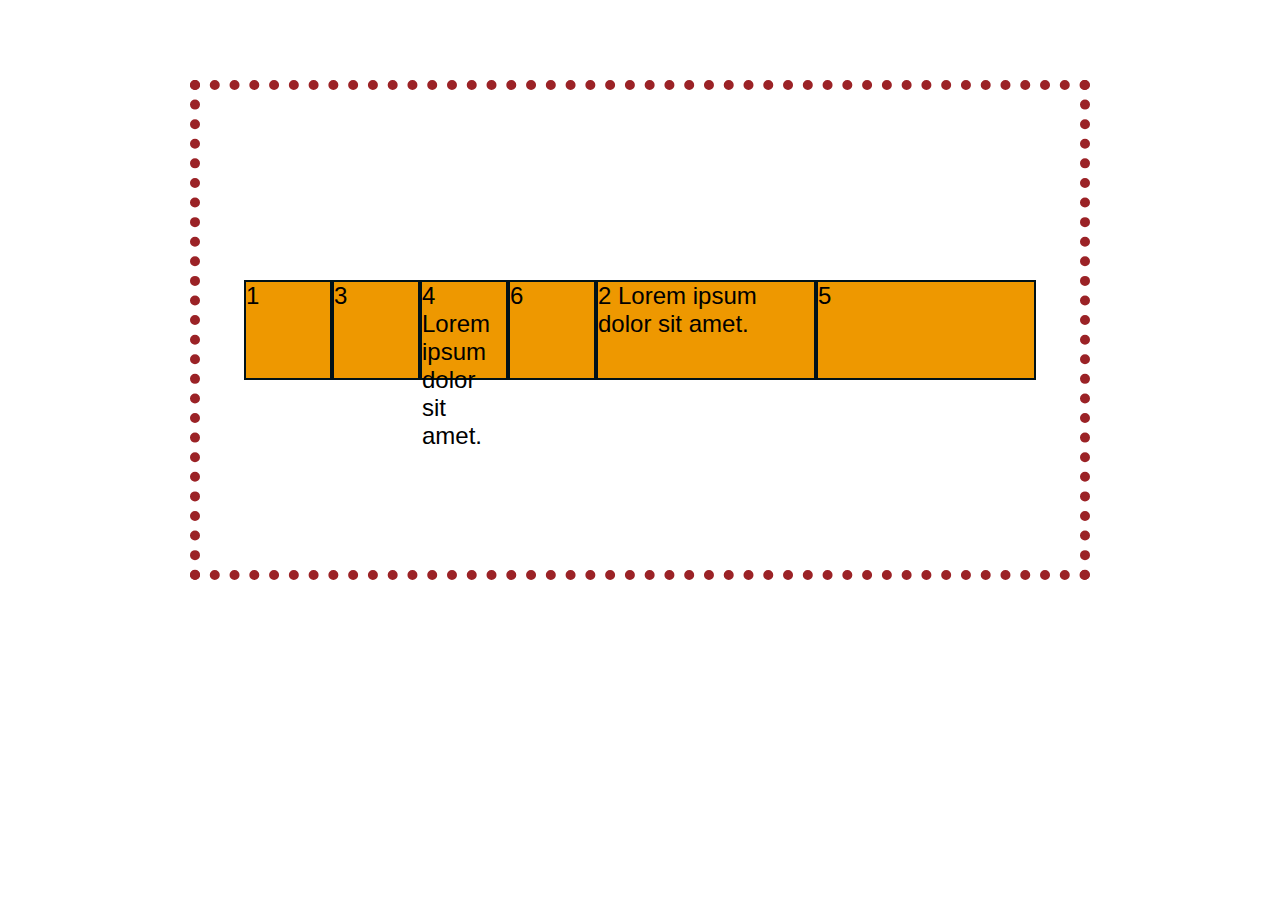
<file: flex-ex1/index.html>
<html lang="en">
<head>
    <meta charset="UTF-8">
    <meta http-equiv="X-UA-Compatible" content="IE=edge">
    <meta name="viewport" content="width=device-width, initial-scale=1.0">
    <link rel="stylesheet" href="style.css">
    <title>Document</title>
</head>
<body>
    <ul>
        <li>1</li>
        <li class="flex2">2  Lorem ipsum dolor sit amet.</li>
        <li>3</li>
        <li>4 Lorem ipsum dolor sit amet.</li>
        <li class="flex2">5</li>
        <li>6</li>
      </ul>
</body>
</html>
</file>
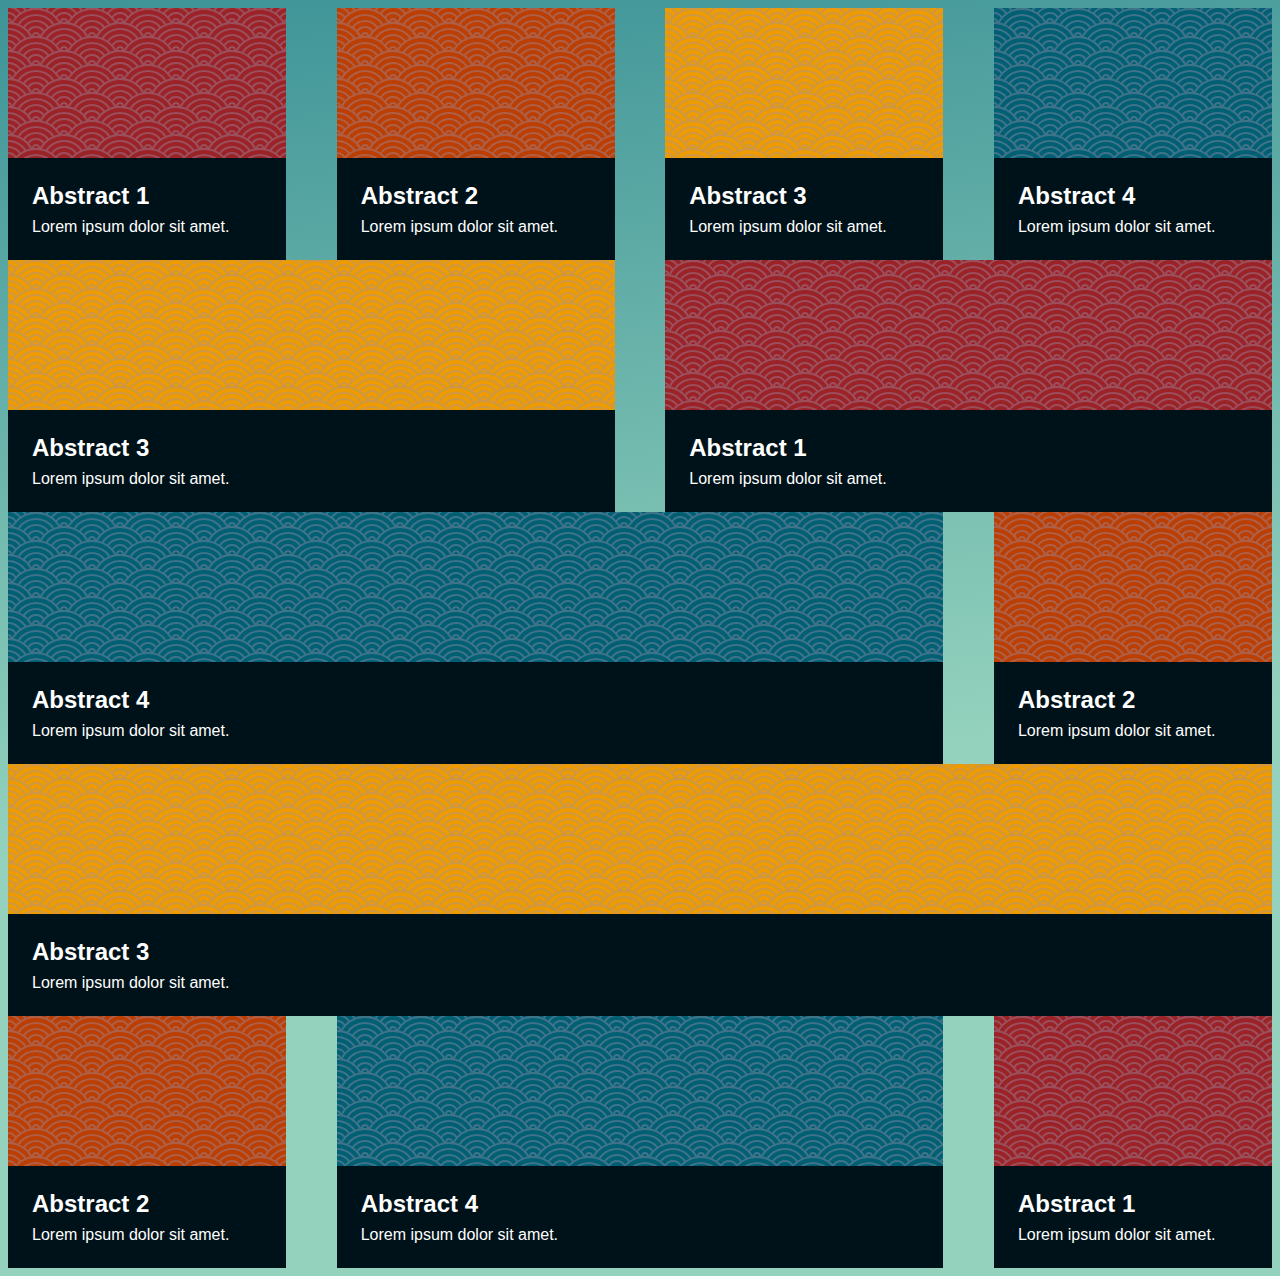
<file: flex-ex2/index.html>
<html lang="en">
<head>
    <meta charset="UTF-8">
    <meta http-equiv="X-UA-Compatible" content="IE=edge">
    <meta name="viewport" content="width=device-width, initial-scale=1.0">
    <link rel="stylesheet" href="style.css">
    <title>Document</title>
</head>
<body>
    <!-- Row 1: One box per column -->
<div class="row">
    <figure>
        <div class="one"></div>
        <figcaption>
          <h2>Abstract 1</h2>
          <p>Lorem ipsum dolor sit amet.</p>
        </figcaption>
      </figure>
      <figure>
        <div class="two"></div>
    
        <figcaption>
          <h2>Abstract 2</h2>
          <p>Lorem ipsum dolor sit amet.</p>
        </figcaption>
      </figure>
      <figure>
        <div class="three"></div>
    
        <figcaption>
          <h2>Abstract 3</h2>
          <p>Lorem ipsum dolor sit amet.</p>
        </figcaption>
      </figure>
      <figure>
        <div class="four"></div>
    
        <figcaption>
          <h2>Abstract 4</h2>
          <p>Lorem ipsum dolor sit amet.</p>
        </figcaption>
      </figure>
    </div>
    
    <!-- Row 2: 2 boxes, each spanning 2 columns -->
    <div class="row">
      <figure class="span2">
        <div class="three"></div>
    
        <figcaption>
          <h2>Abstract 3</h2>
          <p>Lorem ipsum dolor sit amet.</p>
        </figcaption>
      </figure>
      <figure class="span2">
        <div class="one"></div>
    
        <figcaption>
          <h2>Abstract 1</h2>
          <p>Lorem ipsum dolor sit amet.</p>
        </figcaption>
      </figure>
    </div>
    
    <!-- Row 3: One box spans 3 columns, one box spans 1 column -->
    <div class="row">
      <figure class="span3">
        <div class="four"></div>
    
        <figcaption>
          <h2>Abstract 4</h2>
          <p>Lorem ipsum dolor sit amet.</p>
        </figcaption>
      </figure>
      <figure class="span3-1">
        <div class="two"></div>
    
        <figcaption>
          <h2>Abstract 2</h2>
          <p>Lorem ipsum dolor sit amet.</p>
        </figcaption>
      </figure>
    </div>
    
    <!-- Row 4: One box spans 4 columns -->
    <div class="row">
      <figure class="span4">
        <div class="three"></div>
        <figcaption>
          <h2>Abstract 3</h2>
          <p>Lorem ipsum dolor sit amet.</p>
        </figcaption>
      </figure>
    </div>
    
    <!-- Row 5: 3 boxes, 1-2-1 distribution -->
    <div class="row">
      <figure class="span2 span2-4 order-2">
        <div class="four"></div>
        <figcaption>
          <h2>Abstract 4</h2>
          <p>Lorem ipsum dolor sit amet.</p>
        </figcaption>
      </figure>
      <figure class="order-1">
        <div class="two"></div>
        <figcaption>
          <h2>Abstract 2</h2>
          <p>Lorem ipsum dolor sit amet.</p>
        </figcaption>
      </figure>
      <figure class="order-3">
        <div class="one"></div>
        <figcaption>
          <h2>Abstract 1</h2>
          <p>Lorem ipsum dolor sit amet.</p>
        </figcaption>
      </figure>
    </div>
</body>
</html>
</file>
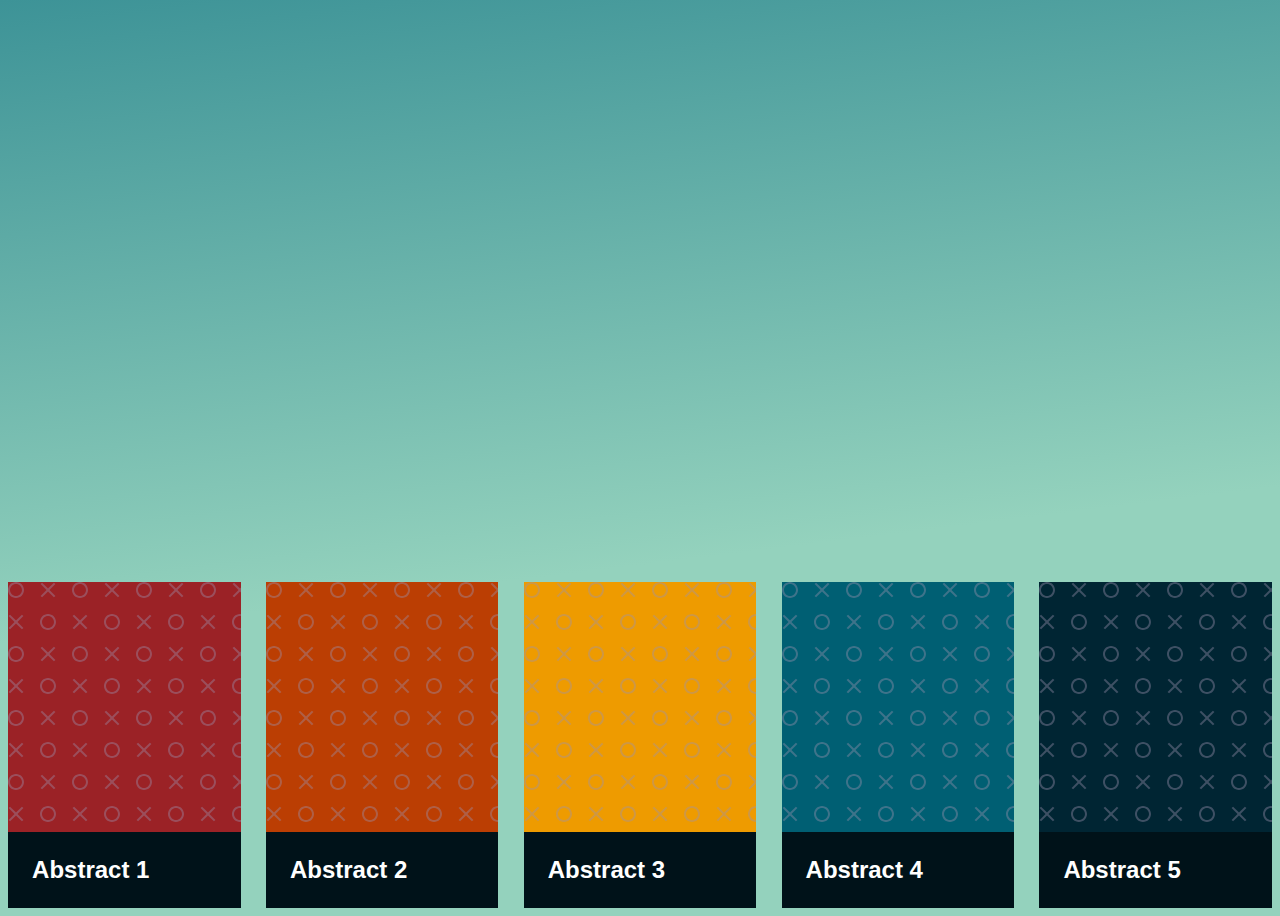
<file: flex-practice1/index.html>
<html lang="en">
<head>
    <meta charset="UTF-8">
    <meta http-equiv="X-UA-Compatible" content="IE=edge">
    <meta name="viewport" content="width=device-width, initial-scale=1.0">
    <link rel="stylesheet" href="style.css">
    <title>Document</title>
</head>
<body>
    <div class="row">
        <figure>
          <div class="one"></div>
          <figcaption>
            <h2>Abstract 1</h2>
          </figcaption>
        </figure>
        <figure>
          <div class="two"></div>
          <figcaption>
            <h2>Abstract 2</h2>
          </figcaption>
        </figure>
        <figure>
          <div class="three"></div>
          <figcaption>
            <h2>Abstract 3</h2>
          </figcaption>
        </figure>
        <figure>
          <div class="four"></div>
          <figcaption>
            <h2>Abstract 4</h2>
          </figcaption>
        </figure>
        <figure>
          <div class="five"></div>
          <figcaption>
            <h2>Abstract 5</h2>
          </figcaption>
        </figure>
      </div>
</body>
</html>
</file>
<file: flex-ex1/style.css>
/* using border-box model -- see https://frontendmasters.github.io/bootcamp/layout#box-model-types for explanation */
html {
    box-sizing: border-box;
}
*, *::before, *::after {
    box-sizing: inherit;
}
/* turn off margin/padding, set font and size for the page */
body {
  font-family: Arial, sans-serif;
  margin: 0;
  padding: 0;
  font-size: 1.5rem;
}
/* turn off bullets, push the box down the page, set a border plus width and height for demonstration purposes. */
ul {
  padding: 0;
  margin: 5rem auto;
  list-style-type: none;
  border: 10px dotted #9b2226;
  width: 900px;
  height: 500px;
  display: flex;
/*   flex-direction: row; */
/*   flex-wrap: wrap; */
  flex-flow: row wrap;
  justify-content: center; /* move items left and right */
  align-items: center; /* move items up and down */
  align-content: space-evenly; /* removes gap between boxes */
}
/* set a border and background color to see each LI. Min-width and min-height are not necessarily a good idea in flexbox, but they are needed for the demo to better see the properties work. */
li {
  border: 2px solid #001219;
  background-color: #ee9800;
/*   min-width: 100px;  */
  flex-basis: 10%;
  height: 100px; 
  order: 1;
}

.flex2 {
  order: 2;
  flex-basis: 25%;
}
</file>
<file: flex-ex2/style.css>
/* write CSS to correspond with the descriptions above. See notes for math tips */

@media (min-width: 550px){
  .row {
    display: flex;
    flex-flow: row wrap;
    justify-content: space-between;
    gap: 4%;
  }
  
  figure,
  .span2{
    flex-basis: 48%;
  }
  
  .span3 {
    flex-basis: 100%;
  }
  
  .span3-1 {
    flex-basis: 100%;
  }
  
  .span4 {
    flex-basis: 100%;
  }
  
  .span2-4 {
    flex-basis: 100%;
  }
}

@media (min-width: 800px) {
  
  figure,
  .span3-1{
    flex-basis: 22%;
  }

  .span2,
  .span2-4{
    flex-basis: 48%;
  }

  .span3 {
    flex-basis: 74%;
  }

  .span4 {
    flex-basis: 100%;
  }

  .order-1 {
    order: 1;
  }

  .order-2 {
    order: 2;
  }

  .order-3 {
    order: 3;
  }
  
}






/* default styling, no changes needed here */

/* set the layout to border box model */
html {
    box-sizing: border-box;
}
*, *::before, *::after {
    box-sizing: inherit;
}
/* set font family and background gradient */
body {
  padding: 0;
  border: 0;
  font-family: Arial, sans-serif;
background: linear-gradient(353deg, rgba(148,210,189,1) 40%, rgba(61,147,151,1) 100%);
}

/* Turn off margin, set by browser */
figure {
  margin: 0;
  padding: 0;
}
/* caption styling  */
figcaption {
  background-color: #001219;
  color: white;
  padding: 1rem;
}
/* reduces the top margin on the h2, bottom on the p, and leaves a 0.5rem gap between the two */
figcaption * {
  margin: 0.5rem;
}
/* sets the background SVG for all divs, regardless of color  */
figure > div {
  background-image: url('data:image/svg+xml,%3Csvg xmlns="http://www.w3.org/2000/svg" viewBox="0 0 56 28" width="56" height="28"%3E%3Cpath fill="%239C92AC" fill-opacity="0.4" d="M56 26v2h-7.75c2.3-1.27 4.94-2 7.75-2zm-26 2a2 2 0 1 0-4 0h-4.09A25.98 25.98 0 0 0 0 16v-2c.67 0 1.34.02 2 .07V14a2 2 0 0 0-2-2v-2a4 4 0 0 1 3.98 3.6 28.09 28.09 0 0 1 2.8-3.86A8 8 0 0 0 0 6V4a9.99 9.99 0 0 1 8.17 4.23c.94-.95 1.96-1.83 3.03-2.63A13.98 13.98 0 0 0 0 0h7.75c2 1.1 3.73 2.63 5.1 4.45 1.12-.72 2.3-1.37 3.53-1.93A20.1 20.1 0 0 0 14.28 0h2.7c.45.56.88 1.14 1.29 1.74 1.3-.48 2.63-.87 4-1.15-.11-.2-.23-.4-.36-.59H26v.07a28.4 28.4 0 0 1 4 0V0h4.09l-.37.59c1.38.28 2.72.67 4.01 1.15.4-.6.84-1.18 1.3-1.74h2.69a20.1 20.1 0 0 0-2.1 2.52c1.23.56 2.41 1.2 3.54 1.93A16.08 16.08 0 0 1 48.25 0H56c-4.58 0-8.65 2.2-11.2 5.6 1.07.8 2.09 1.68 3.03 2.63A9.99 9.99 0 0 1 56 4v2a8 8 0 0 0-6.77 3.74c1.03 1.2 1.97 2.5 2.79 3.86A4 4 0 0 1 56 10v2a2 2 0 0 0-2 2.07 28.4 28.4 0 0 1 2-.07v2c-9.2 0-17.3 4.78-21.91 12H30zM7.75 28H0v-2c2.81 0 5.46.73 7.75 2zM56 20v2c-5.6 0-10.65 2.3-14.28 6h-2.7c4.04-4.89 10.15-8 16.98-8zm-39.03 8h-2.69C10.65 24.3 5.6 22 0 22v-2c6.83 0 12.94 3.11 16.97 8zm15.01-.4a28.09 28.09 0 0 1 2.8-3.86 8 8 0 0 0-13.55 0c1.03 1.2 1.97 2.5 2.79 3.86a4 4 0 0 1 7.96 0zm14.29-11.86c1.3-.48 2.63-.87 4-1.15a25.99 25.99 0 0 0-44.55 0c1.38.28 2.72.67 4.01 1.15a21.98 21.98 0 0 1 36.54 0zm-5.43 2.71c1.13-.72 2.3-1.37 3.54-1.93a19.98 19.98 0 0 0-32.76 0c1.23.56 2.41 1.2 3.54 1.93a15.98 15.98 0 0 1 25.68 0zm-4.67 3.78c.94-.95 1.96-1.83 3.03-2.63a13.98 13.98 0 0 0-22.4 0c1.07.8 2.09 1.68 3.03 2.63a9.99 9.99 0 0 1 16.34 0z"%3E%3C/path%3E%3C/svg%3E');
  /* set height or nothing will display. Width is 100% by default */
  min-height: 150px;
}
/* sets a specific background color for each div */
.one {
    background-color: #9b2226;
}
.two {
  background-color: #bb3e03;
}
.three {
    background-color: #ee9b00;
}
.four {
    background-color: #005f73;
}
</file>
<file: flex-practice1/style.css>
.row {
    min-height: 100vh;
    display: flex;
    flex-flow: row wrap;
    justify-content: space-evenly;
    align-content: center;
    gap: 2%;
  }
  
  figure {
    flex-basis: 32%;
  }


@media (min-width: 850px) {  
  .row {
    justify-content: center;
    align-content: flex-end;
  }
  
  figure {
    flex-basis: 18.4%;
  }
}












/* default styling, no changes needed here, even with responsive design */

/* set the layout to border box model */
html {
  box-sizing: border-box;
}
*,
*::before,
*::after {
  box-sizing: inherit;
}
/* set font family and background gradient */
body {
  padding: 0;
  border: 0;
  font-family: Arial, sans-serif;
  background: linear-gradient(
    353deg,
    rgba(148, 210, 189, 1) 40%,
    rgba(61, 147, 151, 1) 100%
  );
}

/* Turn off margin, set by browser */
figure {
  margin: 0;
  padding: 0;
}
/* caption styling  */
figcaption {
  background-color: #001219;
  color: white;
  padding: 1rem;
}
/* reduces the top margin on the h2, bottom on the p, and leaves a 0.5rem gap between the two */
figcaption * {
  margin: 0.5rem;
}
/* sets the background SVG for all divs, regardless of color */
figure > div {
  background-image: url('data:image/svg+xml,%3Csvg width="64" height="64" viewBox="0 0 64 64" xmlns="http://www.w3.org/2000/svg"%3E%3Cpath d="M8 16c4.418 0 8-3.582 8-8s-3.582-8-8-8-8 3.582-8 8 3.582 8 8 8zm0-2c3.314 0 6-2.686 6-6s-2.686-6-6-6-6 2.686-6 6 2.686 6 6 6zm33.414-6l5.95-5.95L45.95.636 40 6.586 34.05.636 32.636 2.05 38.586 8l-5.95 5.95 1.414 1.414L40 9.414l5.95 5.95 1.414-1.414L41.414 8zM40 48c4.418 0 8-3.582 8-8s-3.582-8-8-8-8 3.582-8 8 3.582 8 8 8zm0-2c3.314 0 6-2.686 6-6s-2.686-6-6-6-6 2.686-6 6 2.686 6 6 6zM9.414 40l5.95-5.95-1.414-1.414L8 38.586l-5.95-5.95L.636 34.05 6.586 40l-5.95 5.95 1.414 1.414L8 41.414l5.95 5.95 1.414-1.414L9.414 40z" fill="%239C92AC" fill-opacity="0.4" fill-rule="evenodd"/%3E%3C/svg%3E');
  width: 100%;
  min-height: 250px;
}
/* sets a specific background color for each div */
.one {
  background-color: #9b2226;
}
.two {
  background-color: #bb3e03;
}
.three {
  background-color: #ee9b00;
}
.four {
  background-color: #005f73;
}
.five {
  background-color: #002533;
}
</file>
